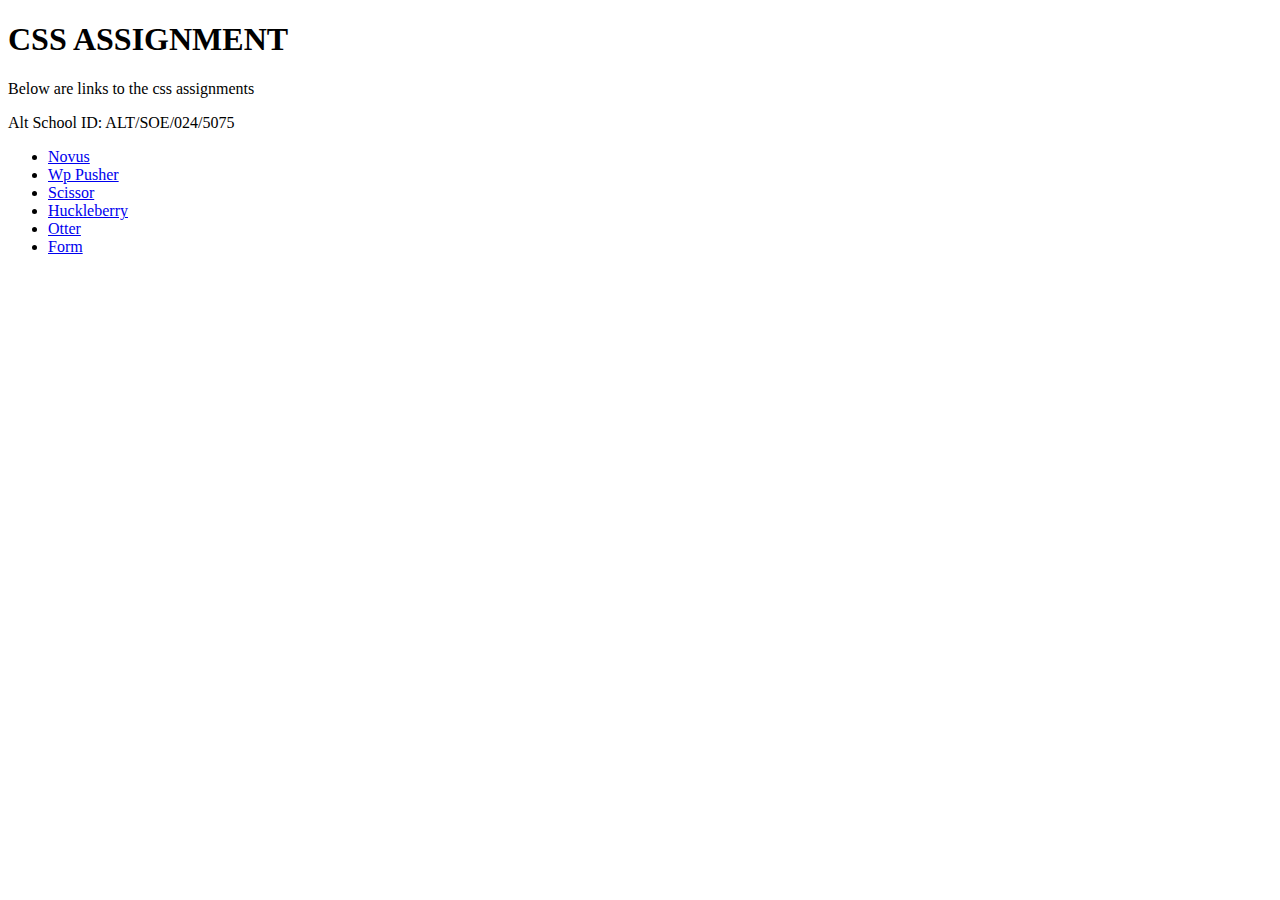
<file: index.html>
<!DOCTYPE html>
<html lang="en">
<head>
    <meta charset="UTF-8">
    <meta name="viewport" content="width=device-width, initial-scale=1.0">
    <title>CSS ASSIGNMENT</title>
</head>
<body>
    <h1>CSS ASSIGNMENT</h1>
    <p>Below are links to the css assignments</p>
    <p>Alt School ID: ALT/SOE/024/5075</p>
    <ul>
    <li><a href="./novus.html">Novus</a></li>
    <li><a href="./wppusher.html">Wp Pusher</a></li>
    <li><a href="./scissor.html">Scissor</a></li>
    <li><a href="./huckleberry.html">Huckleberry</a></li>
    <li><a href="./otter.html">Otter</a></li>
    <li><a href="./form.html">Form</a></li>
</body>
</html>
</file>
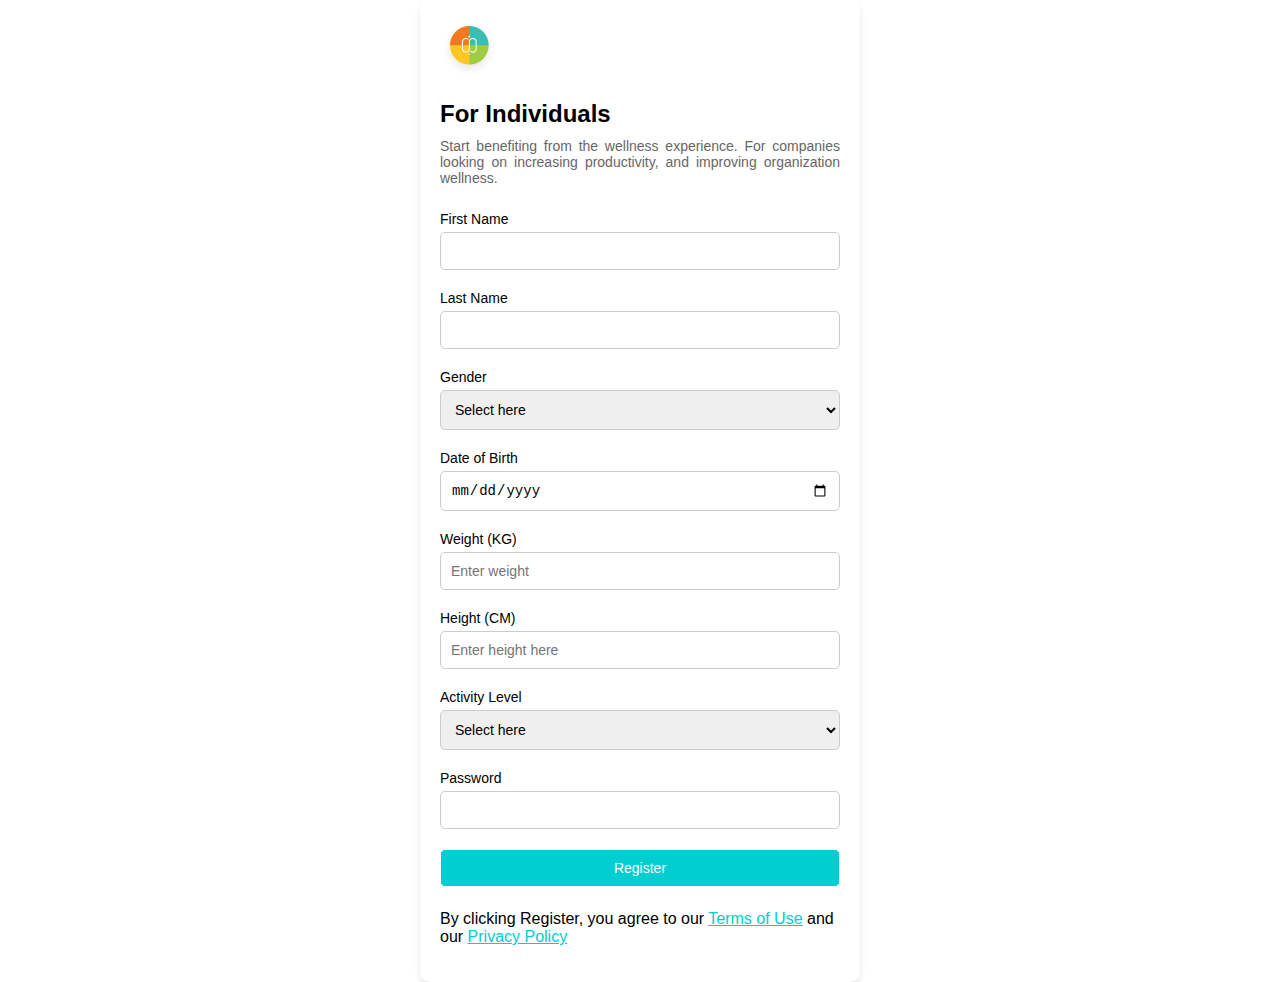
<file: form.html>
<!DOCTYPE html>
<html lang="en">
<head>
    <meta charset="UTF-8">
    <meta name="viewport" content="width=device-width", initial-scale=1.0">
    <title>Sign Up Form</title>
    <link rel="stylesheet" href="form.css" type="text/css">
</head>
<body>
    
    <div class="form-container">
        <img  src="form.png" alt="Form Logo"> 
        <h1>For Individuals</h1>
        <p class="introduction">Start benefiting from the wellness experience. For companies looking on increasing productivity, and improving organization wellness.</p>
    <form class="registration-form">
        <p class="form-group">
            <label for="first-name">First Name</label>
            <input id="first-name" type="text" name="first-name" required>
        </p>
        <p class="form-group">
            <label for="last-name">Last Name</label>
            <input name="last-name" type="text" id="last-name" required>
        </p>
        <p class="form-group">
            <label for="gender">Gender</label>
            <select name="gender" id="gender">
                <option value="select-here" selected>Select here</option>
                <option value="female">Female</option>
                <option value="male">Male</option>
                <option value="others">Others</option>
            </select>
        </p>
        <p class="form-group">
            <label for="date-of-birth">Date of Birth</label>
            <input type="date" name="date-of-birth" id="date-of-birth" required>
        </p>
        <p class="form-group">
            <label for="weight">Weight (KG)</label>
            <input id="weight" name="weight" type="number" placeholder="Enter weight" required>
        </p>
        <p class="form-group">
            <label for="height">Height (CM)</label>
            <input id="height" name="height" type="number" placeholder="Enter height here" required>
        </p>
        <p class="form-group">
            <label for="activity-level">Activity Level</label>
            <select name="activity-level" id="activity-level">
                <option value="select-here">Select here</option>
                <option value="easy">Easy</option>
                <option value="medium">Medium</option>
                <option value="high">High</option>
            </select>
        </p>
        <p class="form-group">
            <label for="password">Password</label>
            <input name="password" id="password" type="password" required>
        </p>
        <p class="register">
            <button type="submit">Register</button>
        </p>
        <p class="terms">
            By clicking Register, you agree to our <a href="#">Terms of Use</a> and our <a href="#">Privacy Policy</a> 
        </p>
    </form>
    </div>
</body>
</html>
</file>
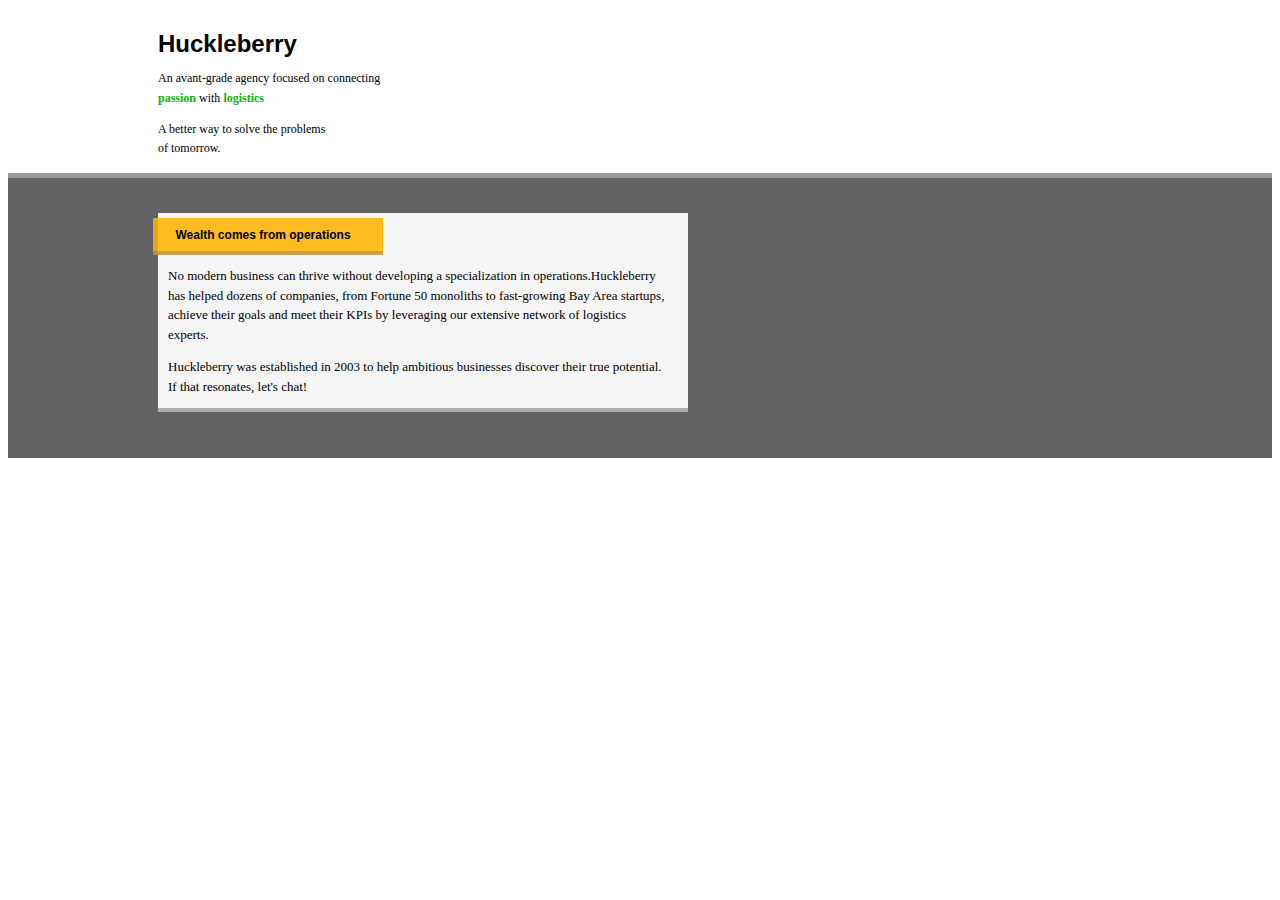
<file: huckleberry.html>
<!DOCTYPE html>
<html lang="en">
<head>
    <meta charset="UTF-8">
    <meta name="viewport" content="width=device-width", initial-scale=1.0"> 
    <title>Huckleberry</title>
    <link rel="stylesheet" href="huckleberry.css" type="text/css">
</head>
<body>
    <div class="card-body1">
        <h1>Huckleberry</h1>
        
        <p>An avant-grade agency focused on connecting <br><span>passion</span> with <span>logistics</span>
        <p>A better way to solve the problems <br> of tomorrow.</p>
    </div>
    <div class="card-body2">
        <h2 class="card-title">Wealth comes from operations</h2>
      
        <div class="card-text">
            <p>
                No modern business can thrive without developing a specialization in operations.Huckleberry has helped dozens of companies, from Fortune 50 monoliths to fast-growing Bay Area startups, achieve their goals and meet their KPIs by leveraging our extensive network of logistics experts.
            </p>
            <p>
                Huckleberry was established in 2003 to help ambitious businesses discover their true potential. If that resonates, let's chat!
            </p>
        </div>
    </div>
</body>
</html>
</file>
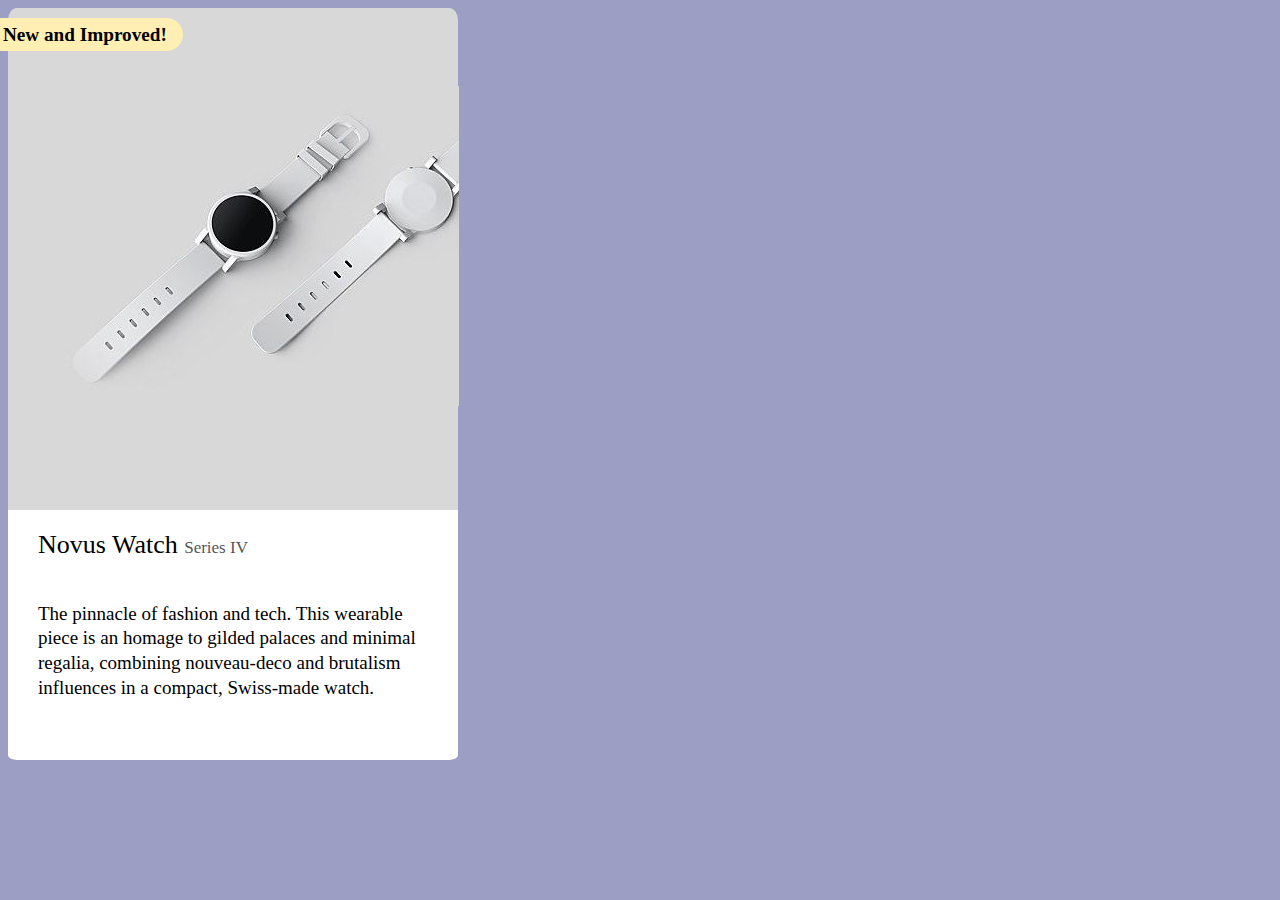
<file: novus.html>
<!DOCTYPE html>
<html lang="en">
<head>
  <meta charset="UTF-8">
  <meta name="viewport" content="width=device-width, initial-scale=1.0">
  <title>Novus Watch</title>
  <link rel="stylesheet" href="./novus.css" type="text/css">
  <link rel="icon" href="./novus-watch.jpg" type="image/x-icon">
</head>

<body>
  <div class="image-container">
    <p class="ribbon">New and Improved!</p>
    <figure>
      <img src="./novus-watch.jpg" alt="Novus Watch">
    </figure>
    <div class="content-container">
      <h2 class="text">Novus Watch <span>Series IV</span></h2>
      <p class="text">The pinnacle of fashion and tech. This wearable piece is an  homage to gilded palaces and minimal regalia, combining nouveau-deco and brutalism influences in a compact, Swiss-made watch.</p>
    </div>
  </div>
</body>
</html>
</file>
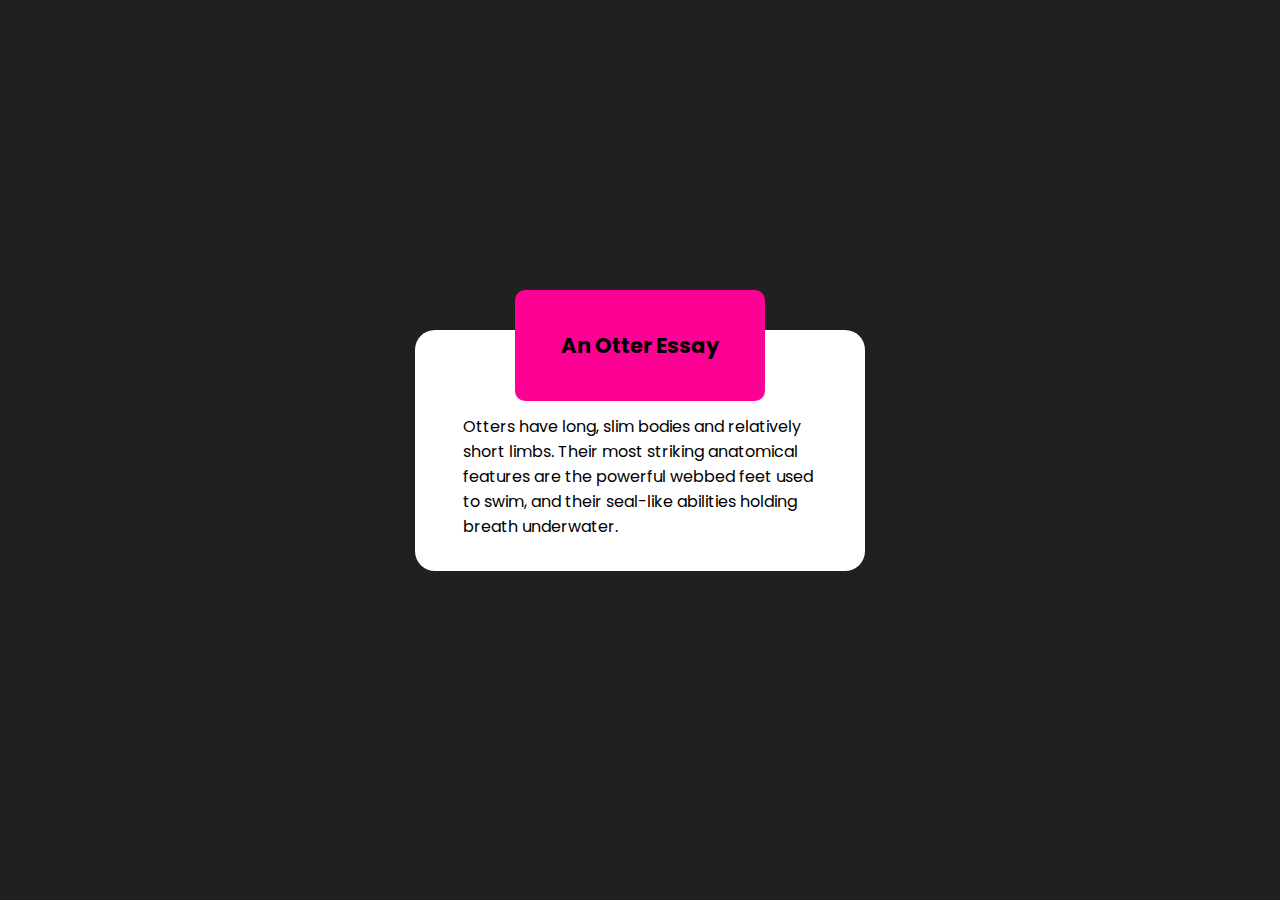
<file: otter.html>
<!DOCTYPE html>
<html lang="en">
  <head>
    <meta charset="UTF-8" />
    <meta name="viewport" content="width=device-width, initial-scale=1.0" />
    <link rel="stylesheet" href="./otter.css" />
    <title>An Otter Essay</title>
  </head>
  <body>
    <div class="container">
      <div class="heading">
        <h3>An Otter Essay</h3>
      </div>
      <div class="content">
        <p>
          Otters have long, slim bodies and relatively short limbs. Their most
          striking anatomical features are the powerful webbed feet used to
          swim, and their seal-like abilities holding breath underwater.
        </p>
      </div>
    </div>
  </body>
</html>
</file>
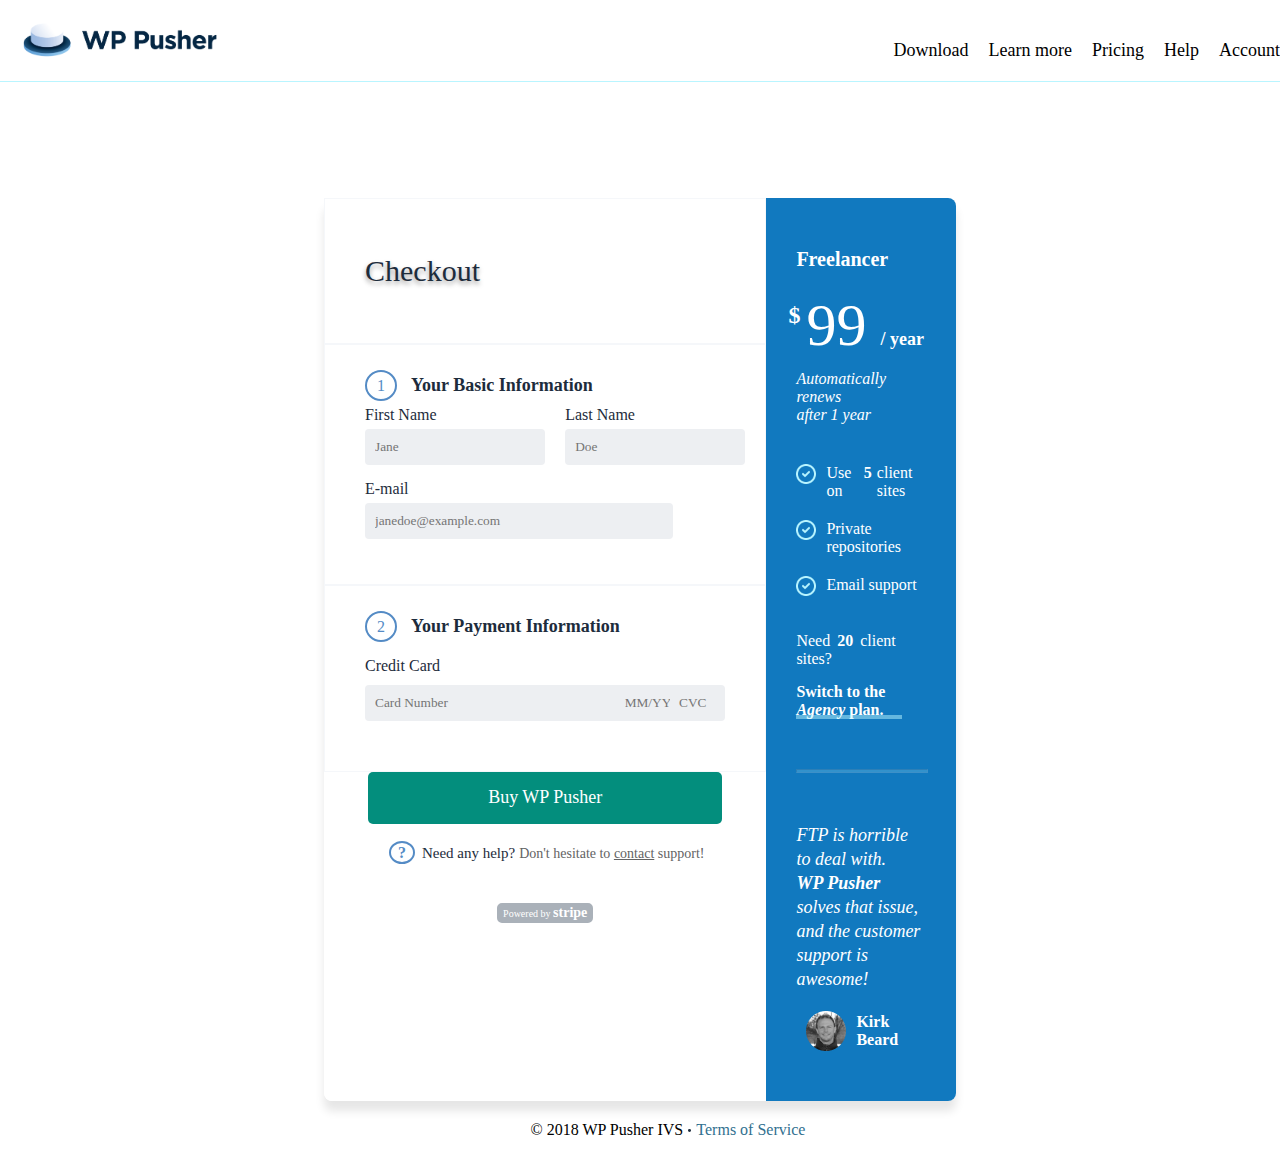
<file: wppusher.html>
<!DOCTYPE html>
<html lang="en">

<head>
    <meta charset="UTF-8">
    <meta name="viewport" content="width=device-width, initial-scale=1.0">
    <title>WP Pusher</title>
    <link rel="stylesheet" href="wppusher.css" type="text/css">
</head>

<body>
    <header>
        <div class="main-container">
            <img src="./wppusher-logo.png" alt="wppusher-logo">
            <div class="navigation">
                <a href="#">Download</a>
                <a href="#">Learn more</a>
                <a href="#">Pricing</a>
                <a href="#">Help</a>
                <a href="#">Account</a>
            </div>
        </div>
    </header>
    <main>
        <div class="content">
            <div class="form-section">
                <div class="form-group">
                    <h2>Checkout</h2>
                </div>
                <!--this form is for basic information-->
                <div class="form-group">
                    <div>
                        <span class="number">1</span>
                        <span class="caption">Your Basic Information</span>
                    </div>
                    <div class="margin_10">
                        <div class="flex gap margin_10">
                            <div class="widthhalf">
                                <label for="firstname">First Name</label>
                                <input type="text" id="first-name" name="firstname" placeholder="Jane">
                            </div>
                            <div class="widthhalf">
                                <label for="lastname">Last Name</label>
                                <input type="text" id="last-name" name="lastname" placeholder="Doe">
                            </div>
                        </div>
                        <div class="width_80">
                            <label for="e-mail">E-mail</label>
                            <input type="text" id="e-mail" name="email" placeholder="janedoe@example.com">
                        </div>
                    </div>
                </div>

                <div class="form-group">
                    <div>
                        <span class="number">2</span>
                        <span class="caption">Your Payment Information</span>
                    </div>
                    <div class="margin_20">
                        <label for="credit-card">Credit Card</label>
                        <div class="card-inputs">
                            <div class="flex-grow-8">
                                <input type="text" id="credit-card" name="credit-card" pattern="[0-9]{13,16}"
                                    placeholder="Card Number">
                            </div>
                            <div class="flex-grow-1">
                                <input type="text" id="expiration-date" name="expiration-date"
                                    pattern="[0-9]{2}/[0-9]{2}" placeholder="MM/YY">
                            </div>
                            <div class="flex-grow-1">
                                <input type="text" id="cvc" name="cvc" pattern="[0-9]{3}" placeholder="CVC"
                                    style="text-align: center;">
                            </div>
                        </div>
                    </div>
                </div>
                <div class="footer">
                    <div style="width: 100%; padding: 0 20px; display: flex; justify-content: center;">
                        <button>Buy WP Pusher</button>
                    </div>
                    <div class="spans">
                        <span class="question-mark">?</span>
                        <span class="help">Need any help?</span>
                        <span class="contact-support">Don't hesitate to <span class="contact">contact</span>
                            support!</span>
                    </div>
                    <div class="stripe">
                        Powered by <span>stripe</span>
                    </div>
                </div>
            </div>
            <div class="container-2">
                <h3>Freelancer</h3>
                <div class="price">
                    <span class="amount">99</span>
                    <span class="duration">/ year</span>
                </div>
                <i style="margin-top: 10px;">Automatically renews <br> after 1 year</i>
                <ul class="lists">
                    <li><img src="./checkmark.png" alt="">Use on <strong style="margin: 0px 5px;">5</strong>
                        client
                        sites</li>
                    <li><img src="./checkmark.png" alt="">Private repositories</li>
                    <li><img src="./checkmark.png" alt="">Email support</li>
                </ul>
                <p>Need <strong style="margin: 0px 3px;">20</strong> client sites?</p>
                <div class="switch-agency">
                    <a href="#" class="agency">Switch to the <i>Agency</i> plan.</a>
                    <hr>
                </div>

                <span class="foot">FTP is horrible to deal with.<br>
                    <strong style="font-weight: 700;">WP Pusher</strong> solves that issue,<br>and the customer
                    support
                    is awesome!
                </span>
                <p class="foot-foot">
                    <img src="./Bitmap.png" alt="">Kirk Beard
                </p>
            </div>

    </main>
    <div class="foot-container">
        <div style="display: flex; align-items: center;">
            <span class="copyright">
                &copy; 2018 WP Pusher IVS
            </span>
            <span class="dot">
            </span>
            <span class="terms" style="color: #31708f;">
                Terms of Service
            </span>
        </div>
    </div>
</body>

</html>
</file>
<file: form.css>
body{
  background-color: white;
  font-family: 'Arial', sans-serif;
  margin: 0;
  padding: 0;
  display: flex;
  justify-content: center;
  align-items: center;
  min-height: 100vh;
}

.introduction{
  font-size: 14px;
  color: #666666;
  text-align: justify;
  margin-bottom: 20px;
}

.form-container{
  width: 100%;
  max-width: 400px;
  padding: 20px;
  background-color: white;
  border-radius: 10px;
  box-shadow: 0 4px 6px rgba(0, 0, 0, 0.1);
}

.heading{
  background-color: white;
}

.form-group{
  margin-bottom: 15px;
}

label{
  margin-bottom: 5px;
  font-size: 14px;
  color: black;
  display:block;
}

input, select{
  width: 100%;
  padding: 10px;
  font-size: 14px;
  border: 1px solid #cccccc;
  border-radius: 5px;
  box-sizing: border-box;
}

h1{
  font-size: 24px;
  text-align:justify;
  margin-bottom: 10px
}

p{
  margin-top: 5px;
}

.registration-form{
  flex-direction: column;
  display: flex;
}

button{
  color: white;
  background-color: darkturquoise;
  width: 100%;
  padding: 10px;
  font-size: 14px;
  border: 1px solid;
  border-radius: 5px;    
  box-sizing:border-box;
}

a{
  color: darkturquoise;
}

.register{
  font-style: normal;
  font-size: large;
}

input:focus,
select:focus {
  border-color: darkturquoise;
  outline: none;
}

@media (max-width: 768px) {
  .form-container {
      padding: 15px;
  }
}
</file>
<file: huckleberry.css>
.card-body1 {
  height: 45%;
  padding-left: 150px;
  padding-right: 400px;
  padding-top: 10px;
  line-height: 1.2rem;
  text-wrap: wrap;
  font-size: 12px;
}

h1 {
  font-family: sans-serif;
  font-weight: bolder;
}

span{
  color: rgb(6, 184, 6);
  font-weight: bolder;
}

.card-body2 {
  height: 55%;
    background-color: rgb(99, 98, 98);
    border-top: 35px solid rgb(99, 98, 98);
    border-bottom: 50px solid rgb(99, 98, 98);
    color: white; 
    margin-top: 20px;
    margin-bottom: 20px; 
    box-shadow: 0px -5px 0px rgba(0, 0, 0, 0.4);     
}

.card-title {
  height: 23px;
  width: 220px;
  background-color: rgba(255, 179, 0, 0.868);
  color: black;
  font-family:sans-serif;
  font-size: 12px;
  text-align: center;
  position: absolute;
  padding-top: 10px;
  padding-right: 10px;
  margin-left: 145px;
  margin-top: 5px;
  box-shadow: 0px 4px 0px rgba(194, 149, 60, 0.868);
  z-index: 1;
}

.card-text {
  background-color: whitesmoke;
  position: relative;
  height: 155px;
  width: 500px;
  margin-left: 150px;
  padding-top: 40px;
  padding-left: 10px;
  padding-right: 20px;
  font-size: 13px;
  text-wrap: wrap;
  line-height: 1.5;
  color: black;
  box-shadow: 0px 4px 0px rgb(172, 171, 171)
}


@media (min-width: 768px) {
  .container {
      max-width: 700px;
      margin: auto;}
  }
</file>
<file: novus.css>
body{
  background: #9c9ec4;
}

.text {
 margin-top: 20px;
 margin-left: 30px;
 margin-right: 30px;
}

h2 {
  font-size: 26px;
  font-weight: 500;
}

h2 span {
  font-size: 17px;
  color: #555;
}

p {
  font-size: 19px;
  font-weight: 530;
  line-height: 1.3;
}

.ribbon {
  display: inline-block;
  text-align: left;
  width: 175px;
  height: 23px;
  background-color: #FFEFB3;
  font-size: 18px;
  font-size: 1.2em;
  font-weight: 600;
  border-top-left-radius: 5px;
  border-top-right-radius: 25px;
  border-bottom-left-radius: 5px;
  border-bottom-right-radius: 25px;
  margin-top: 10px;
  margin-left: -10px;
  padding: 5px;
}

.content-container {
  background: white;
  display: flex;
  flex-wrap: wrap;
  flex-direction: column;
  width: 450px;
  height: 250px;   
  margin: 100px auto;
  border-bottom-right-radius: 2%;
  border-bottom-left-radius: 2%;
}

.image-container {
  background-color: #d8d8d8;
  width:450px;
  height: 600px;
  border-top-left-radius: 2%;
  border-top-right-radius: 2%;
}

image {
  width: 450px;
  object-fit: cover;
  border-top-left-radius: 2%;
  border-top-right-radius: 2%;
}
</file>
<file: otter.css>
@import url("https://fonts.googleapis.com/css2?family=Lato:ital,wght@0,100;0,300;0,400;0,700;0,900;1,100;1,300;1,400;1,700;1,900&family=Overpass:ital,wght@0,100..900;1,100..900&family=Plus+Jakarta+Sans:ital,wght@0,200..800;1,200..800&family=Poppins:ital,wght@0,100;0,200;0,300;0,400;0,500;0,600;0,700;0,800;0,900;1,100;1,200;1,300;1,400;1,500;1,600;1,700;1,800;1,900&family=Questrial&family=Red+Hat+Text:ital,wght@0,300..700;1,300..700&family=Roboto:ital,wght@0,100..900;1,100..900&family=Sofia+Sans:ital,wght@0,1..1000;1,1..1000&display=swap");
* {
  margin: 0;
  padding: 0;
  box-sizing: border-box;
}

body {
  min-height: 100vh;
  background: #202020;
  display: flex;
  justify-content: center;
  align-items: center;
  font-family: "Poppins", sans-serif;
}

.container {
  background-color: #fff;
  width: 450px;
  padding: 4rem 3rem 2rem;
  border-radius: 20px;
  position: relative;
}

.heading {
  background-color: #ff0095;
  width: 250px;
  padding: 40px 1rem;
  position: absolute;
  top: -40px;
  left: 50%;
  transform: translateX(-50%);
  text-align: center;
  border-radius: 10px;
  font-weight: 800;
  font-size: large;
}

.content {
  padding-top: 20px;
}
</file>
<file: wppusher.css>
*{
  font-family: "Lato", serif;
}

img {
  width: 200px;
  height: 39px;
}
header {
  height: 40px;
}

.main-container {
  color: #f5f8fa;
 position: fixed;
  width: 100%;
  padding: 20px;
  top: 0;
  left: 0;
  border-bottom: 1.5px solid #b9f5ff;
  background: white;
  display: flex;
  z-index: 1;
  justify-content: space-between;
}

.navigation {
  display: flex;
  margin-top: 20px;
}

a {
  font-size: 18px;
  color: black;
  text-decoration: none;
  display: inline-block;
  margin-right: 20px;
}

hr {
  color: #e0e6ea;
     
}

.content {
  display: flex;
  width: 50%;
  left: 25%;
  margin-top: 150px;
  position: relative;
  background-color: white;
  border-radius: 8px;
  box-shadow: 0 10px 10px  rgba(0, 0, 0, 0.1);
  box-sizing: border-box;  
}

.form-section{
  width: 70%;
  background: white;
  border-top-left-radius: 8px;
  border-bottom-left-radius: 8px;
}

.form-group {
  padding: 30px 40px;
  margin: 0px;
  border: 1px solid #f5f7fa;
}

.container-2 {
  width: 30%;
  height: 1;
  display: flex;
  flex-direction: column;
  padding: 30px;
  background: #1179BF;
  color: white;
  border-top-right-radius: 8px;
  border-bottom-right-radius: 8px;
}

.container-2 h3 {
  font-size: 20px;
  font-weight: 700px;
}

.flex {
  display: flex;
}

.gap {
  gap: 40px;
}

.space-between {
  justify-content: space-between;
}

.widthfull {
  width: 100%;
}

.widthhalf {
  color: #1d2c3c;
  width: 50%;
}

.width_80 {
  color: #1d2c3c;
  width: 80%;
}

.margin_10 {
  margin: 10px 0;
}

input {
  width: 100%;
  padding: 10px;
  border: none;
  border-radius: 4px;
  margin-bottom: 10px;
  margin: 5px 0;
  background: #edeff2;
}

.number{
  color: #548BC5;
  padding:  5px 10px;
  border: 2px solid #548BC5;
  border-radius: 100%;
}

.caption{
  color: #1d2c3c;
  font-size: 18px;
  font-weight: 700;
  margin: 0 10px;
}

.margin_20 {
  color: #1d2c3c;
  margin: 20px 0;
}

button{
  font-weight: 700px;
  font-size: 18px;
  line-height: 21.6px;
  width: 80%; 
  height: 52px;
  border: none;
  border-radius: 5px;
  background: #038e7d;
  color: white;
}

.question-mark {
  font-weight: 700;
  color: #548BC5;
  padding:  1px 7px;
  border: 2.5px solid #548BC5;
  border-radius: 100%;
  margin: 20px 3px;
}

.help {
  color: #1d2c3c;
  margin: 0px ;
  font-size: 15px;
  font-weight: 500px;  

}

.contact-support{
  font-size: 14px;
  font-weight: 400px;
  line-height: 16.8px;
  color: #636363;
  cursor: pointer;

}

.spans{
  width: 100%;
  text-align: center;
  margin: 20px 0;
}

.contact {
  text-decoration: underline;
  width: 200px;
}

.stripe{
  width: 92px;
  background-color: #aab1b9;
  color: white;
  font-size: 10px;
  text-align: center;
  margin: 20px 0;
  border: 2.5px solid #aab1b9;
  border-radius: 5px;
}

.stripe span{
  color: white;
  font-size: 14px;
  font-weight: 700;
}

.footer {
  display: flex;
  flex-direction: column;
  align-items: center;
}

.price {
  display: inline;
}

.amount {
  position: relative;
  font-size: 60px;
  font-weight: 300;
  margin: 20px 10px;
}

.duration {
  font-size: 18px;
  font-weight: 700;
}

.amount::before {
  content: "$";
  position: absolute;
  font-size: 24px;
  font-weight: 700;
  top: 10px;
  left: -18px;
}

.container-2 p {
  margin: 0;
  font-size: 16px;
}

ul.lists {
  list-style-type: none;
  padding: 0;
  margin-top: 40px;
}
ul.lists li {
  display: flex;
  margin-bottom: 20px;
}

ul.lists img {
  width: 20px;
  height: 20px;
  margin-right: 10px;
}

.agency {
  font-size: 16px;
  font-weight: 700;
  color: white;
  margin-top: 15px;
  position: relative;
}

.agency::after{
  width: 96%;
  height: 4px;
  content: " ";
  background-color: #b9f5ff;
  opacity: 0.5;
  position: absolute;
  bottom: 0;
  left: 0;
}

hr {
  width: 100%;
  height: 2px;
  background-color: #b9f5ff;
  opacity: 0.2;
  margin: 50px 0px;
}

.foot{
  margin: 0px;
  font-size: 18px;
  font-weight: 400;
  font-style: italic;
  line-height: 24px;
}

.foot-foot{
  font-size: 16px;
  font-weight: 700;
  display: flex;
  align-items: center;
  margin-top: 20px;
}

.foot-foot img{
  width: 40px;
  height: 40px;
  margin: 20px 10px;
}

.form-group h2 {
  color: #1d2c3c;
  font-weight: 400;
  font-size: 30px;
  text-shadow: 0px 3px 5px rgba(0, 0, 0, 0.4);
}

.foot-container {
  width: 100%;
  position: absolute;
  display: flex;
  justify-content: center;
  text-align: center;
  padding: 20px;
}

.copy {
  color: #1d2c3c;
  font-size: 14px;
  font-weight: 400;
}

.card-inputs {
  border-radius: 4px;
  align-items: stretch;
  background-color: #edeff2;
  display: flex;
  margin: 10px 0;
  padding: 0 10px

}

.flex-grow-8 {
  flex-grow: 16;
  width: 250px;
}

.flex-grow-1 {
  width: 50px;
  flex-shrink: 70;
}

.card-inputs input {
  background: none;
  outline: none;
   width: 100%;
  padding: 10px 0;
  border: none;
  border-radius: none;
  margin-bottom: none;
  margin: 0;
}

.dot {
  display: block;
  padding: 0;
  width: 3.2px;
  height: 3px;
  background-color: #1d2c3c;
  border-radius: 100%;
  margin-right: 5px;
  margin-left: 5px;
}
</file>
